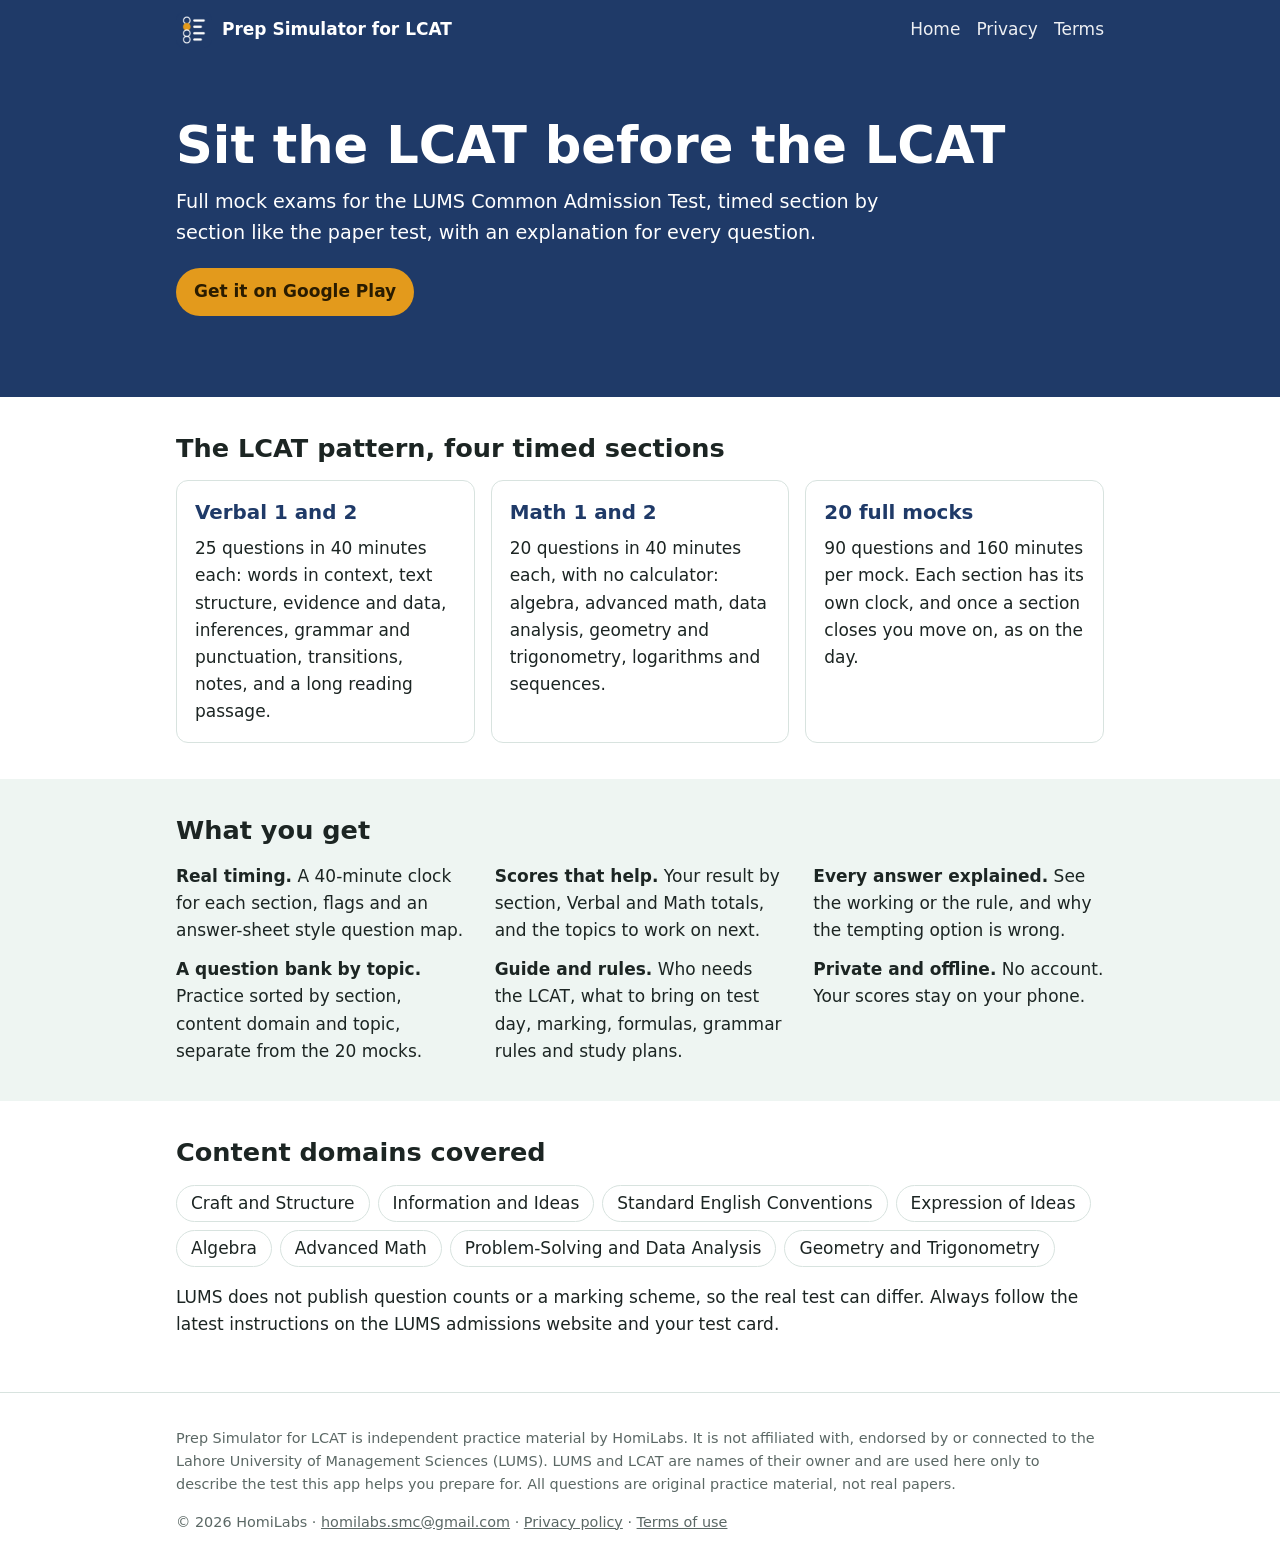
<file: index.html>
<!doctype html>
<html lang="en">
<head>
<meta charset="utf-8">
<meta name="viewport" content="width=device-width, initial-scale=1">
<title>Prep Simulator for LCAT – LUMS admission test mock exams</title>
<meta name="description" content="Prepare for the LUMS Common Admission Test (LCAT) on Android: 20 full mock exams with four timed sections, a topic-wise question bank for Verbal and Math, explanations for every question, and a guide to the rules. Free, offline, no account.">
<meta property="og:title" content="Prep Simulator for LCAT – LUMS admission test mock exams">
<meta property="og:description" content="20 full LCAT-style mock exams with timed Verbal and Math sections, a topic-wise question bank, every answer explained, and the test rules in one place.">
<meta property="og:url" content="https://lcat.homilabs.org/">
<meta name="theme-color" content="#1f3a68">
<link rel="canonical" href="https://lcat.homilabs.org/">
<link rel="icon" href="img/favicon.png">
<link rel="stylesheet" href="style.css">
</head>
<body>
<header class="top"><div class="wrap">
  <a class="brand" href="index.html"><img src="img/icon.png" alt="" width="36" height="36">Prep Simulator for LCAT</a>
  <nav class="nav"><a href="index.html">Home</a><a href="privacy.html">Privacy</a><a href="terms.html">Terms</a></nav>
</div></header>

<main>
<section class="hero"><div class="wrap">
  <h1>Sit the LCAT before the LCAT</h1>
  <p class="lead">Full mock exams for the LUMS Common Admission Test, timed section by section like the paper test, with an explanation for every question.</p>
  <p class="cta"><a class="soon" href="https://play.google.com/store/apps/details?id=com.homilabs.lcat_prep">Get it on Google Play</a></p>
</div></section>

<section class="wrap" id="tests">
  <h2>The LCAT pattern, four timed sections</h2>
  <div class="cards">
    <article><h3>Verbal 1 and 2</h3><p>25 questions in 40 minutes each: words in context, text structure, evidence and data, inferences, grammar and punctuation, transitions, notes, and a long reading passage.</p></article>
    <article><h3>Math 1 and 2</h3><p>20 questions in 40 minutes each, with no calculator: algebra, advanced math, data analysis, geometry and trigonometry, logarithms and sequences.</p></article>
    <article><h3>20 full mocks</h3><p>90 questions and 160 minutes per mock. Each section has its own clock, and once a section closes you move on, as on the day.</p></article>
  </div>
</section>

<section class="band"><div class="wrap">
  <h2>What you get</h2>
  <ul class="ticks">
    <li><strong>Real timing.</strong> A 40-minute clock for each section, flags and an answer-sheet style question map.</li>
    <li><strong>Scores that help.</strong> Your result by section, Verbal and Math totals, and the topics to work on next.</li>
    <li><strong>Every answer explained.</strong> See the working or the rule, and why the tempting option is wrong.</li>
    <li><strong>A question bank by topic.</strong> Practice sorted by section, content domain and topic, separate from the 20 mocks.</li>
    <li><strong>Guide and rules.</strong> Who needs the LCAT, what to bring on test day, marking, formulas, grammar rules and study plans.</li>
    <li><strong>Private and offline.</strong> No account. Your scores stay on your phone.</li>
  </ul>
</div></section>

<section class="wrap" id="areas">
  <h2>Content domains covered</h2>
  <p class="chips"><span>Craft and Structure</span><span>Information and Ideas</span><span>Standard English Conventions</span><span>Expression of Ideas</span><span>Algebra</span><span>Advanced Math</span><span>Problem-Solving and Data Analysis</span><span>Geometry and Trigonometry</span></p>
  <p>LUMS does not publish question counts or a marking scheme, so the real test can differ. Always follow the latest instructions on the LUMS admissions website and your test card.</p>
</section>
</main>
<footer class="foot"><div class="wrap">
  <p>Prep Simulator for LCAT is independent practice material by HomiLabs. It is not affiliated with, endorsed by or connected to the Lahore University of Management Sciences (LUMS). LUMS and LCAT are names of their owner and are used here only to describe the test this app helps you prepare for. All questions are original practice material, not real papers.</p>
  <p>© 2026 HomiLabs · <a href="mailto:homilabs.smc@gmail.com">homilabs.smc@gmail.com</a> · <a href="privacy.html">Privacy policy</a> · <a href="terms.html">Terms of use</a></p>
</div></footer>
</body>
</html>
</file>
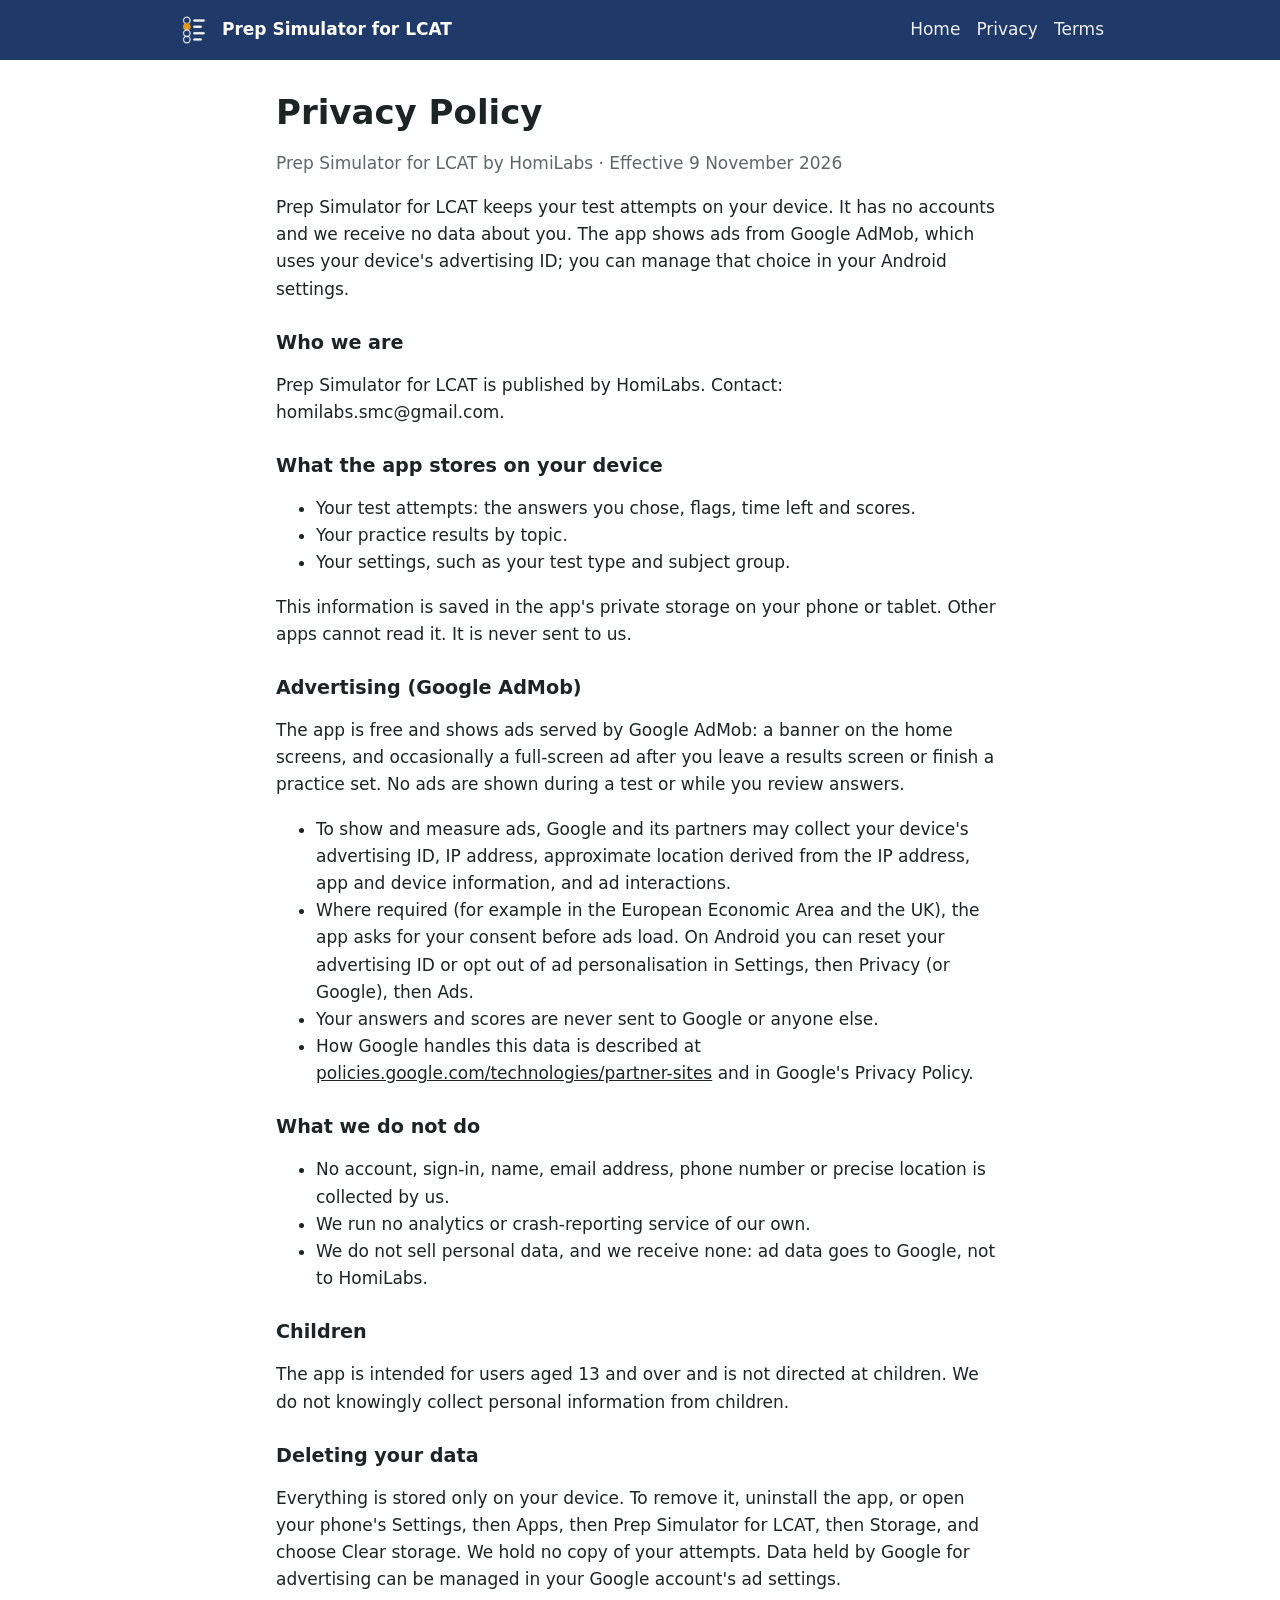
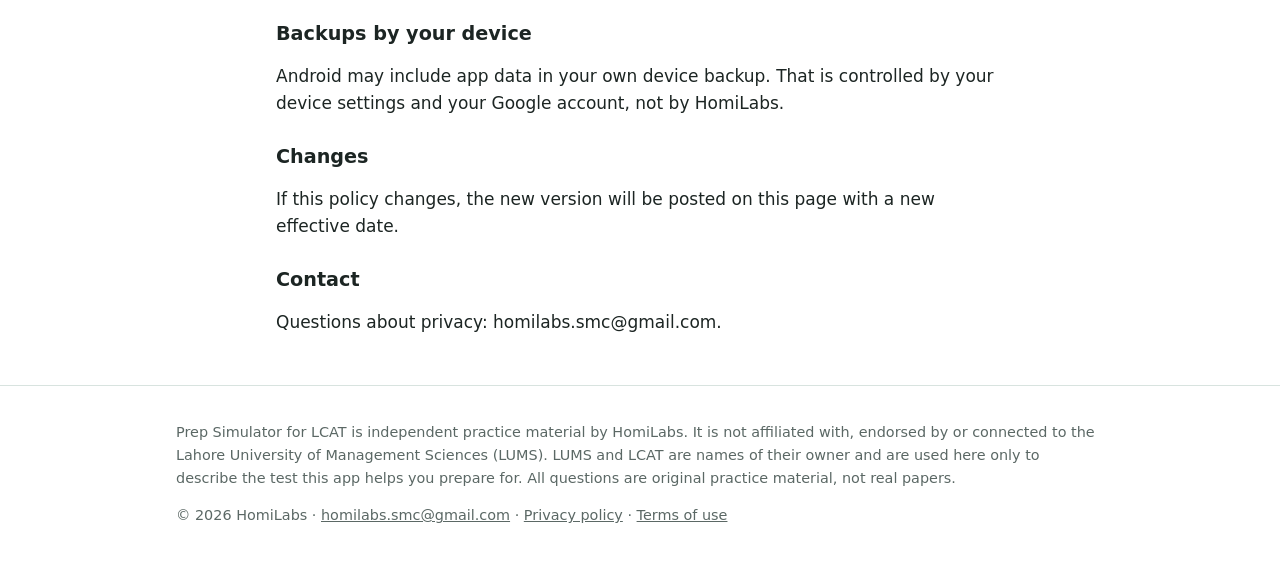
<file: privacy.html>
<!doctype html>
<html lang="en">
<head>
<meta charset="utf-8">
<meta name="viewport" content="width=device-width, initial-scale=1">
<title>Privacy Policy – Prep Simulator for LCAT</title>
<meta name="description" content="Privacy policy of the Prep Simulator for LCAT Android app by HomiLabs.">
<meta property="og:title" content="Privacy Policy – Prep Simulator for LCAT">
<meta property="og:description" content="Privacy policy of the Prep Simulator for LCAT Android app by HomiLabs.">
<meta property="og:url" content="https://lcat.homilabs.org/privacy.html">
<meta name="theme-color" content="#1f3a68">
<link rel="canonical" href="https://lcat.homilabs.org/privacy.html">
<link rel="icon" href="img/favicon.png">
<link rel="stylesheet" href="style.css">
</head>
<body>
<header class="top"><div class="wrap">
  <a class="brand" href="index.html"><img src="img/icon.png" alt="" width="36" height="36">Prep Simulator for LCAT</a>
  <nav class="nav"><a href="index.html">Home</a><a href="privacy.html">Privacy</a><a href="terms.html">Terms</a></nav>
</div></header>
<main class="wrap doc">
<h1>Privacy Policy</h1>
<p class="muted">Prep Simulator for LCAT by HomiLabs · Effective 9 November 2026</p>
<p>Prep Simulator for LCAT keeps your test attempts on your device. It has no accounts and we receive no data about you. The app shows ads from Google AdMob, which uses your device's advertising ID; you can manage that choice in your Android settings.</p><h2>Who we are</h2>
<p>Prep Simulator for LCAT is published by HomiLabs. Contact: homilabs.smc@gmail.com.</p>
<h2>What the app stores on your device</h2>
<ul><li>Your test attempts: the answers you chose, flags, time left and scores.</li><li>Your practice results by topic.</li><li>Your settings, such as your test type and subject group.</li></ul>
<p>This information is saved in the app's private storage on your phone or tablet. Other apps cannot read it. It is never sent to us.</p>
<h2>Advertising (Google AdMob)</h2>
<p>The app is free and shows ads served by Google AdMob: a banner on the home screens, and occasionally a full-screen ad after you leave a results screen or finish a practice set. No ads are shown during a test or while you review answers.</p>
<ul><li>To show and measure ads, Google and its partners may collect your device's advertising ID, IP address, approximate location derived from the IP address, app and device information, and ad interactions.</li><li>Where required (for example in the European Economic Area and the UK), the app asks for your consent before ads load. On Android you can reset your advertising ID or opt out of ad personalisation in Settings, then Privacy (or Google), then Ads.</li><li>Your answers and scores are never sent to Google or anyone else.</li><li>How Google handles this data is described at <a href="https://policies.google.com/technologies/partner-sites">policies.google.com/technologies/partner-sites</a> and in Google's Privacy Policy.</li></ul>
<h2>What we do not do</h2>
<ul><li>No account, sign-in, name, email address, phone number or precise location is collected by us.</li><li>We run no analytics or crash-reporting service of our own.</li><li>We do not sell personal data, and we receive none: ad data goes to Google, not to HomiLabs.</li></ul>
<h2>Children</h2>
<p>The app is intended for users aged 13 and over and is not directed at children. We do not knowingly collect personal information from children.</p>
<h2>Deleting your data</h2>
<p>Everything is stored only on your device. To remove it, uninstall the app, or open your phone's Settings, then Apps, then Prep Simulator for LCAT, then Storage, and choose Clear storage. We hold no copy of your attempts. Data held by Google for advertising can be managed in your Google account's ad settings.</p>
<h2>Backups by your device</h2>
<p>Android may include app data in your own device backup. That is controlled by your device settings and your Google account, not by HomiLabs.</p>
<h2>Changes</h2>
<p>If this policy changes, the new version will be posted on this page with a new effective date.</p>
<h2>Contact</h2>
<p>Questions about privacy: homilabs.smc@gmail.com.</p>
</main>
<footer class="foot"><div class="wrap">
  <p>Prep Simulator for LCAT is independent practice material by HomiLabs. It is not affiliated with, endorsed by or connected to the Lahore University of Management Sciences (LUMS). LUMS and LCAT are names of their owner and are used here only to describe the test this app helps you prepare for. All questions are original practice material, not real papers.</p>
  <p>© 2026 HomiLabs · <a href="mailto:homilabs.smc@gmail.com">homilabs.smc@gmail.com</a> · <a href="privacy.html">Privacy policy</a> · <a href="terms.html">Terms of use</a></p>
</div></footer>
</body>
</html>
</file>
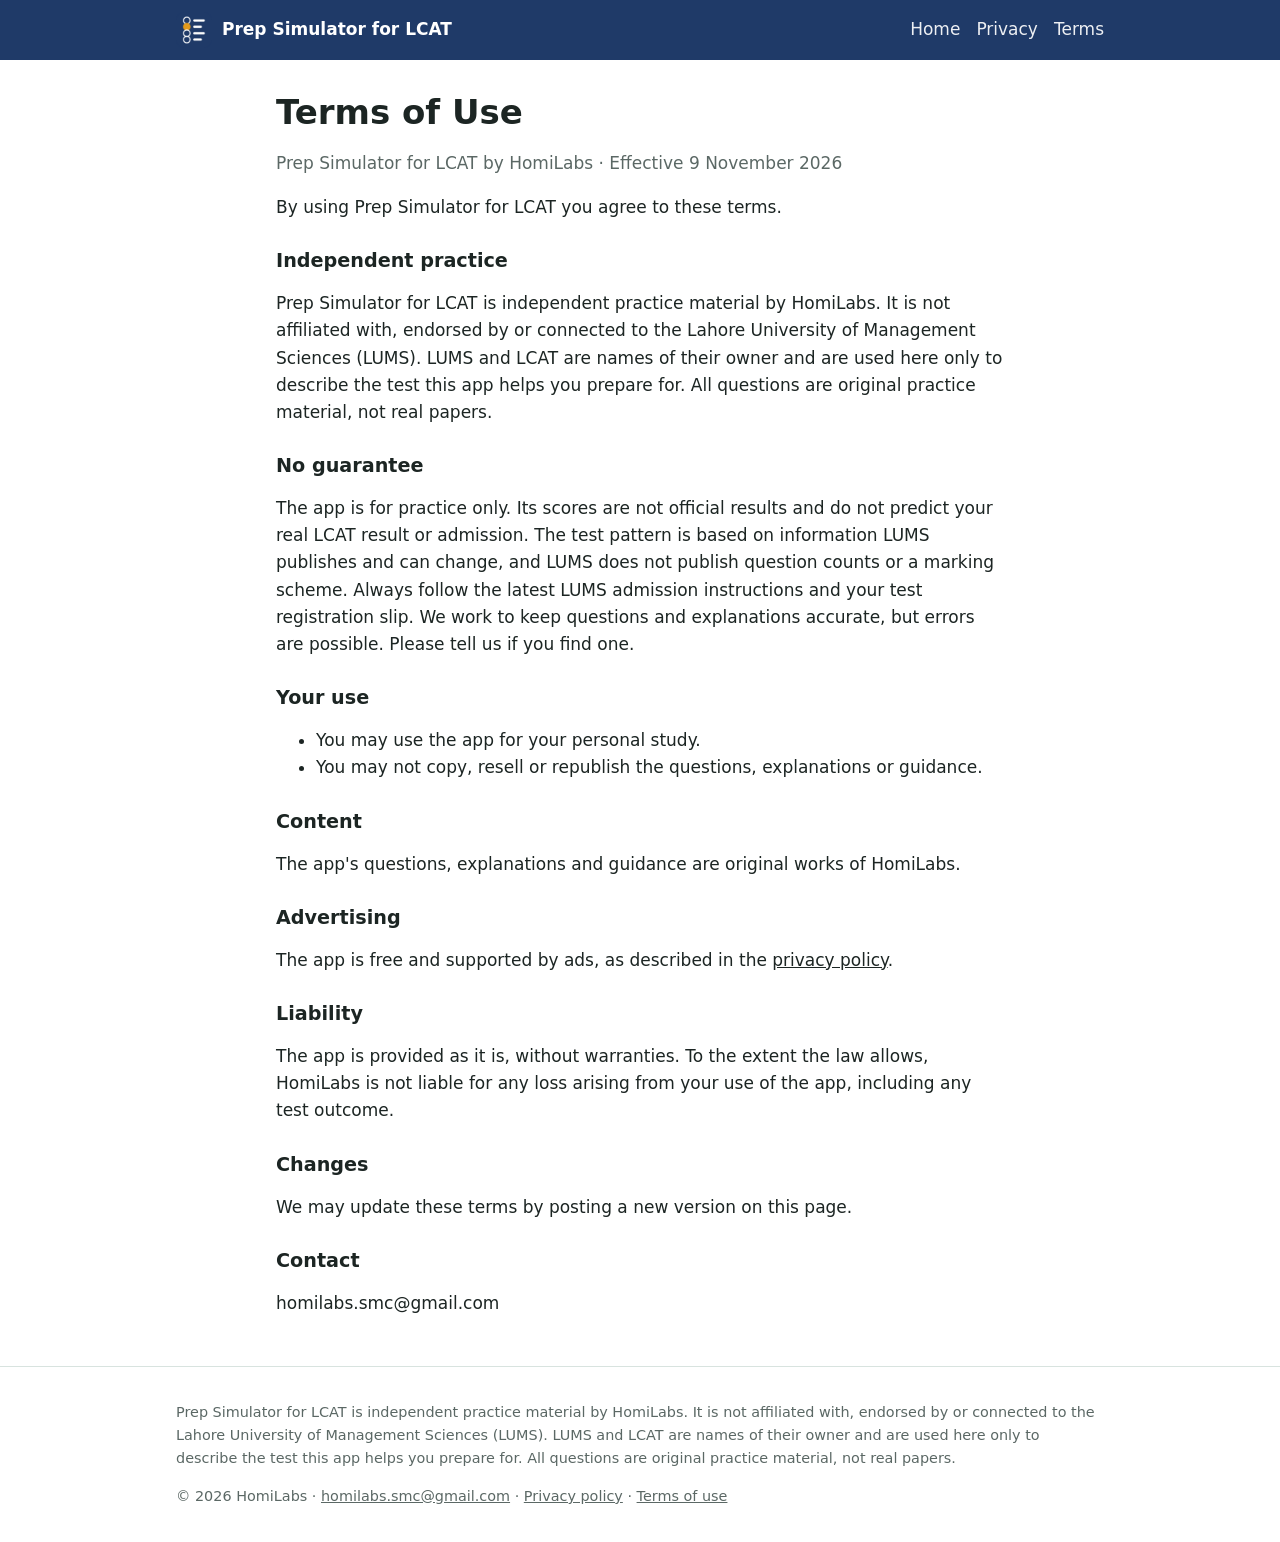
<file: terms.html>
<!doctype html>
<html lang="en">
<head>
<meta charset="utf-8">
<meta name="viewport" content="width=device-width, initial-scale=1">
<title>Terms of Use – Prep Simulator for LCAT</title>
<meta name="description" content="Terms of use of the Prep Simulator for LCAT Android app by HomiLabs.">
<meta property="og:title" content="Terms of Use – Prep Simulator for LCAT">
<meta property="og:description" content="Terms of use of the Prep Simulator for LCAT Android app by HomiLabs.">
<meta property="og:url" content="https://lcat.homilabs.org/terms.html">
<meta name="theme-color" content="#1f3a68">
<link rel="canonical" href="https://lcat.homilabs.org/terms.html">
<link rel="icon" href="img/favicon.png">
<link rel="stylesheet" href="style.css">
</head>
<body>
<header class="top"><div class="wrap">
  <a class="brand" href="index.html"><img src="img/icon.png" alt="" width="36" height="36">Prep Simulator for LCAT</a>
  <nav class="nav"><a href="index.html">Home</a><a href="privacy.html">Privacy</a><a href="terms.html">Terms</a></nav>
</div></header>
<main class="wrap doc">
<h1>Terms of Use</h1>
<p class="muted">Prep Simulator for LCAT by HomiLabs · Effective 9 November 2026</p>
<p>By using Prep Simulator for LCAT you agree to these terms.</p><h2>Independent practice</h2>
<p>Prep Simulator for LCAT is independent practice material by HomiLabs. It is not affiliated with, endorsed by or connected to the Lahore University of Management Sciences (LUMS). LUMS and LCAT are names of their owner and are used here only to describe the test this app helps you prepare for. All questions are original practice material, not real papers.</p>
<h2>No guarantee</h2>
<p>The app is for practice only. Its scores are not official results and do not predict your real LCAT result or admission. The test pattern is based on information LUMS publishes and can change, and LUMS does not publish question counts or a marking scheme. Always follow the latest LUMS admission instructions and your test registration slip. We work to keep questions and explanations accurate, but errors are possible. Please tell us if you find one.</p>
<h2>Your use</h2>
<ul><li>You may use the app for your personal study.</li><li>You may not copy, resell or republish the questions, explanations or guidance.</li></ul>
<h2>Content</h2>
<p>The app's questions, explanations and guidance are original works of HomiLabs.</p>
<h2>Advertising</h2>
<p>The app is free and supported by ads, as described in the <a href="privacy.html">privacy policy</a>.</p>
<h2>Liability</h2>
<p>The app is provided as it is, without warranties. To the extent the law allows, HomiLabs is not liable for any loss arising from your use of the app, including any test outcome.</p>
<h2>Changes</h2>
<p>We may update these terms by posting a new version on this page.</p>
<h2>Contact</h2>
<p>homilabs.smc@gmail.com</p>
</main>
<footer class="foot"><div class="wrap">
  <p>Prep Simulator for LCAT is independent practice material by HomiLabs. It is not affiliated with, endorsed by or connected to the Lahore University of Management Sciences (LUMS). LUMS and LCAT are names of their owner and are used here only to describe the test this app helps you prepare for. All questions are original practice material, not real papers.</p>
  <p>© 2026 HomiLabs · <a href="mailto:homilabs.smc@gmail.com">homilabs.smc@gmail.com</a> · <a href="privacy.html">Privacy policy</a> · <a href="terms.html">Terms of use</a></p>
</div></footer>
</body>
</html>
</file>
<file: style.css>
:root{--green:#1f3a68;--amber:#e39a1c;--ink:#1c2523;--muted:#5b6865;--paper:#fff;--tint:#eef5f2;--line:#d8e3df}
@media (prefers-color-scheme:dark){:root{--ink:#e6efec;--muted:#a3b3ae;--paper:#101715;--tint:#18221f;--line:#2b3a36}}
*{box-sizing:border-box}
body{margin:0;background:var(--paper);color:var(--ink);font:17px/1.6 system-ui,-apple-system,"Segoe UI",Roboto,sans-serif}
a{color:inherit}
.wrap{max-width:960px;margin:0 auto;padding:0 16px}
.top{background:var(--green);color:#fff}
.top .wrap{display:flex;flex-wrap:wrap;gap:8px 20px;align-items:center;justify-content:space-between;padding-block:12px}
.brand{display:flex;gap:10px;align-items:center;font-weight:700;text-decoration:none}
.brand img{border-radius:8px}
.nav{display:flex;gap:16px}
.nav a{text-decoration:none;opacity:.92}
.nav a:hover{text-decoration:underline}
.hero{background:var(--green);color:#fff;padding:56px 0 64px}
.hero h1{font-size:clamp(2rem,6vw,3.2rem);line-height:1.15;margin:0 0 12px}
.lead{font-size:1.2rem;max-width:40em;margin:0 0 20px}
.soon{display:inline-block;text-decoration:none;background:var(--amber);color:#2a1c00;font-weight:700;padding:10px 18px;border-radius:999px}
section.wrap{padding-block:36px}
h2{font-size:1.6rem;line-height:1.25;margin:0 0 16px}
.cards{display:grid;grid-template-columns:repeat(auto-fit,minmax(240px,1fr));gap:16px}
.cards article{border:1px solid var(--line);border-radius:12px;padding:16px 18px}
.cards h3{margin:0 0 6px;color:var(--green)}
@media (prefers-color-scheme:dark){.cards h3{color:#7fd2bb}}
.cards p{margin:0}
.band{background:var(--tint);padding:36px 0}
.ticks{margin:0;padding:0;list-style:none;display:grid;grid-template-columns:repeat(auto-fit,minmax(280px,1fr));gap:12px 28px}
.chips{display:flex;flex-wrap:wrap;gap:8px;margin:0 0 16px}
.chips span{border:1px solid var(--line);border-radius:999px;padding:4px 14px}
.doc{padding-block:32px;max-width:760px}
.doc h1{margin:0 0 4px;line-height:1.2}
.doc h2{font-size:1.2rem;margin:28px 0 6px}
.muted{color:var(--muted)}
.foot{border-top:1px solid var(--line);color:var(--muted);font-size:.9rem;padding:20px 0}
</file>
